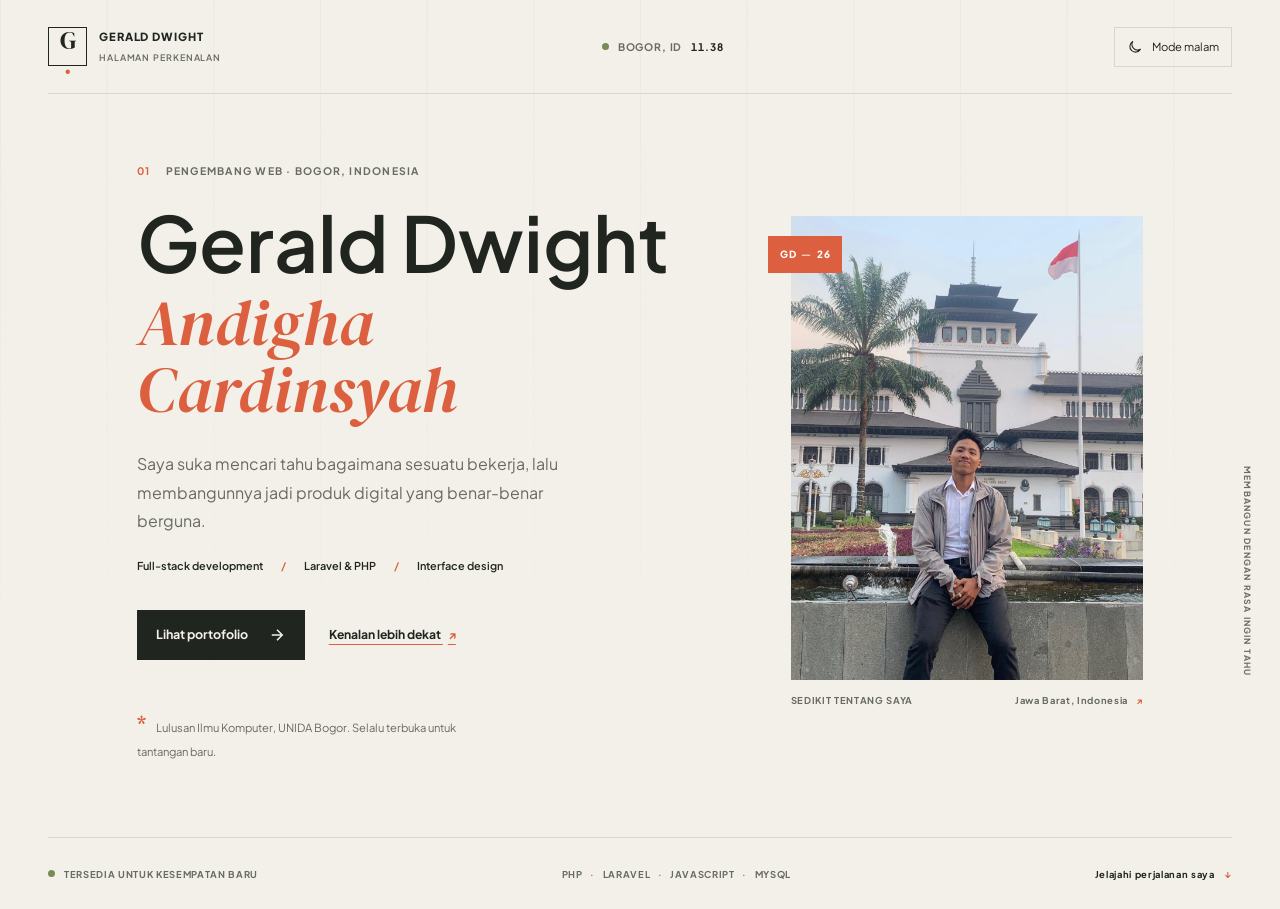
<file: index.html>
<!DOCTYPE html>
<html lang="id">
<head>
    <meta charset="UTF-8">
    <meta name="viewport" content="width=device-width, initial-scale=1.0">
    <title>Gerald Dwight Andigha Cardinsyah | Intro</title>
    <meta name="description" content="Halaman perkenalan Gerald Dwight Andigha Cardinsyah, pengembang web dari Bogor. Lihat portofolio untuk pengalaman dan keahlian lengkap.">
    <link rel="preconnect" href="https://fonts.googleapis.com">
    <link rel="preconnect" href="https://fonts.gstatic.com" crossorigin>
    <link href="https://fonts.googleapis.com/css2?family=DM+Serif+Display:ital@0;1&family=Plus+Jakarta+Sans:wght@300;400;500;600;700;800&display=swap" rel="stylesheet">
    <link rel="stylesheet" href="style.css">
</head>
<body class="landing-body">

    <div class="landing-grid" aria-hidden="true"></div>
    <main class="landing-shell">
        <header class="landing-header">
            <a class="landing-mark" href="index.html" aria-label="Gerald Dwight, halaman utama">
                <span class="mark-symbol">G<span>.</span></span>
                <span class="mark-copy">GERALD DWIGHT<small>HALAMAN PERKENALAN</small></span>
            </a>
            <div class="local-clock"><span class="clock-dot"></span><span>BOGOR, ID</span><time id="localTime">--:--</time></div>
            <button class="theme-toggle" id="themeToggle" type="button" aria-label="Aktifkan tema gelap" aria-pressed="false">
                <svg class="theme-icon" viewBox="0 0 24 24" aria-hidden="true"><path d="M20.2 15.4A8.5 8.5 0 0 1 8.6 3.8 8.5 8.5 0 1 0 20.2 15.4Z"/></svg>
                <span class="theme-label">Mode malam</span>
            </button>
        </header>

        <section class="landing-hero" aria-labelledby="heroTitle">
            <div class="landing-copy">
                <p class="eyebrow"><span>01</span> PENGEMBANG WEB · BOGOR, INDONESIA</p>
                <h1 id="heroTitle">Gerald Dwight <em>Andigha Cardinsyah</em></h1>
                <p class="hero-intro">Saya suka mencari tahu bagaimana sesuatu bekerja, lalu membangunnya jadi produk digital yang benar-benar berguna.</p>
                <div class="hero-specialty" aria-label="Bidang keahlian">
                    <span>Full-stack development</span><span>Laravel & PHP</span><span>Interface design</span>
                </div>
                <div class="hero-actions">
                    <a href="portfolio.html" class="btn-enter"><span>Lihat portofolio</span><svg width="18" height="18" viewBox="0 0 24 24" fill="none" stroke="currentColor" stroke-width="2" aria-hidden="true"><path d="M5 12h14M12 5l7 7-7 7"/></svg></a>
                    <a href="portfolio.html#about" class="text-link">Kenalan lebih dekat <span aria-hidden="true">↗</span></a>
                </div>
                <p class="landing-note"><span class="note-mark">*</span> Lulusan Ilmu Komputer, UNIDA Bogor. Selalu terbuka untuk tantangan baru.</p>
            </div>

            <figure class="landing-portrait">
                <div class="portrait-image"><img src="gerald.jpeg" alt="Gerald Dwight di depan gedung bersejarah di Bandung" fetchpriority="high"></div>
                <figcaption><span>SEDIKIT TENTANG SAYA</span><span>Jawa Barat, Indonesia <b>↗</b></span></figcaption>
                <div class="portrait-index" aria-hidden="true">GD<span>—</span>26</div>
            </figure>
            <div class="hero-side-note" aria-hidden="true">MEMBANGUN DENGAN RASA INGIN TAHU</div>
        </section>

        <footer class="landing-footer">
            <span class="footer-status"><span class="status-dot"></span> TERSEDIA UNTUK KESEMPATAN BARU</span>
            <span class="footer-stack">PHP <i>·</i> LARAVEL <i>·</i> JAVASCRIPT <i>·</i> MYSQL</span>
            <a href="portfolio.html#experience">Jelajahi perjalanan saya <span aria-hidden="true">↓</span></a>
        </footer>
    </main>
    <script src="script.js"></script>
</body>
</html>
</file>
<file: style.css>
:root {
    --bg-primary: #ffffff;
    --bg-secondary: #faf9f6;
    --surface: #ffffff;
    --text-main: #111827;
    --text-muted: #4b5563;
    --text-light: #9ca3af;
    --accent: #0f172a;
    --border-color: #e5e7eb;
    --radius-lg: 16px;
    --radius-sm: 8px;
    --transition: all 0.4s cubic-bezier(0.16, 1, 0.3, 1);
}

* {
    margin: 0;
    padding: 0;
    box-sizing: border-box;
}

html {
    scroll-behavior: smooth;
}

body {
    font-family: 'Plus Jakarta Sans', sans-serif;
    background-color: var(--bg-primary);
    color: var(--text-main);
    line-height: 1.7;
    -webkit-font-smoothing: antialiased;
    overflow-x: hidden;
}

/* --- PERSONAL LANDING PAGE --- */
.landing-body {
    --landing-bg: #f2f0e9;
    --landing-ink: #20251f;
    --landing-muted: #686b61;
    --landing-line: #d8d7ce;
    --landing-accent: #dc603f;
    min-height: 100vh;
    background: var(--landing-bg);
    color: var(--landing-ink);
    position: relative;
    overflow-x: hidden;
    transition: background-color 0.35s ease, color 0.35s ease;
}

.landing-body.is-night {
    --landing-bg: #20251f;
    --landing-ink: #f2f0e9;
    --landing-muted: #b2b4a9;
    --landing-line: #41473f;
    --landing-accent: #f18a65;
}

.landing-grid {
    position: absolute;
    inset: 0;
    pointer-events: none;
    opacity: 0.28;
    background-image: linear-gradient(to right, var(--landing-line) 1px, transparent 1px);
    background-size: 8.3333% 100%;
    mask-image: linear-gradient(to bottom, #000 0%, transparent 85%);
}

.landing-shell {
    position: relative;
    width: min(100% - 96px, 1320px);
    min-height: 100svh;
    margin: 0 auto;
    display: flex;
    flex-direction: column;
}

.landing-header {
    min-height: 94px;
    display: flex;
    align-items: center;
    justify-content: space-between;
    border-bottom: 1px solid var(--landing-line);
    animation: landing-rise 0.7s both;
}

.landing-mark { display: inline-flex; align-items: center; gap: 12px; color: var(--landing-ink); text-decoration: none; }
.mark-symbol { width: 39px; height: 39px; display: grid; place-items: center; border: 1px solid var(--landing-ink); font-family: 'DM Serif Display', Georgia, serif; font-size: 1.55rem; line-height: 1; }
.mark-symbol span { color: var(--landing-accent); }
.mark-copy { font-size: 0.7rem; font-weight: 800; letter-spacing: 0.08em; }
.mark-copy small { display: block; margin-top: 4px; color: var(--landing-muted); font-size: 0.56rem; font-weight: 600; }

.local-clock { display: flex; align-items: center; gap: 9px; color: var(--landing-muted); font-size: 0.65rem; font-weight: 700; letter-spacing: 0.08em; }
.local-clock time { min-width: 42px; color: var(--landing-ink); font-variant-numeric: tabular-nums; }
.clock-dot, .status-dot { width: 7px; height: 7px; border-radius: 50%; background: #778b54; }

.theme-toggle {
    min-height: 40px;
    display: inline-flex;
    align-items: center;
    gap: 9px;
    padding: 0 12px;
    border: 1px solid var(--landing-line);
    background: transparent;
    color: var(--landing-ink);
    font: inherit;
    font-size: 0.7rem;
    cursor: pointer;
    transition: background-color 0.2s ease, border-color 0.2s ease;
}

.theme-toggle:hover { background: var(--landing-line); }
.theme-icon { width: 16px; height: 16px; fill: none; stroke: currentColor; stroke-width: 1.6; stroke-linecap: round; stroke-linejoin: round; }

.landing-hero {
    flex: 1;
    min-height: 590px;
    position: relative;
    display: grid;
    grid-template-columns: minmax(0, 1.1fr) minmax(310px, 0.72fr);
    align-items: center;
    gap: clamp(48px, 9vw, 140px);
    padding: 68px 7.5% 76px;
}

.landing-copy { max-width: 690px; animation: landing-rise 0.8s 0.1s both; }
.eyebrow { margin-bottom: 24px; color: var(--landing-muted); font-size: 0.65rem; font-weight: 700; letter-spacing: 0.12em; }
.eyebrow span { margin-right: 12px; color: var(--landing-accent); }

.landing-copy h1 { max-width: 730px; font-size: clamp(3.25rem, 6vw, 6.1rem); font-weight: 600; line-height: 0.99; }
.landing-copy h1 em { display: block; margin-top: 9px; color: var(--landing-accent); font-family: 'DM Serif Display', Georgia, serif; font-size: 0.84em; font-weight: 400; line-height: 1.04; }
.hero-intro { max-width: 445px; margin-top: 27px; color: var(--landing-muted); font-size: 1rem; line-height: 1.8; }
.hero-specialty { display: flex; flex-wrap: wrap; gap: 8px 18px; margin-top: 21px; color: var(--landing-ink); font-size: 0.68rem; font-weight: 600; }
.hero-specialty span + span::before { content: '/'; margin-right: 18px; color: var(--landing-accent); }
.hero-actions { display: flex; flex-wrap: wrap; align-items: center; gap: 24px; margin-top: 34px; }

.btn-enter {
    min-height: 50px;
    display: inline-flex;
    align-items: center;
    justify-content: center;
    gap: 20px;
    padding: 0 19px;
    background: var(--landing-ink);
    color: var(--landing-bg);
    font-size: 0.78rem;
    font-weight: 700;
    text-decoration: none;
    transition: transform 0.2s ease, background-color 0.2s ease;
}

.btn-enter:hover { transform: translateY(-3px); background: var(--landing-accent); color: #fff; }
.btn-enter svg { transition: transform 0.2s ease; }
.btn-enter:hover svg { transform: translateX(3px); }
.text-link { color: var(--landing-ink); font-size: 0.76rem; font-weight: 700; text-decoration-color: var(--landing-accent); text-underline-offset: 5px; }
.text-link span { margin-left: 5px; color: var(--landing-accent); }
.landing-note { max-width: 370px; margin-top: 47px; color: var(--landing-muted); font-size: 0.7rem; line-height: 1.7; }
.note-mark { margin-right: 8px; color: var(--landing-accent); font-family: 'DM Serif Display', Georgia, serif; font-size: 1.3rem; }

.landing-portrait { position: relative; width: 100%; max-width: 410px; justify-self: end; margin: 0; animation: landing-rise 0.9s 0.2s both; }
.portrait-image { aspect-ratio: 0.76; overflow: hidden; background: #c9c9bd; }
.portrait-image img { display: block; width: 100%; height: 100%; object-fit: cover; object-position: center 58%; transition: transform 0.7s cubic-bezier(0.2, 0.7, 0.2, 1); }
.landing-portrait:hover .portrait-image img { transform: scale(1.035); }
.landing-portrait figcaption { display: flex; justify-content: space-between; gap: 12px; padding-top: 12px; color: var(--landing-muted); font-size: 0.59rem; font-weight: 700; letter-spacing: 0.07em; }
.landing-portrait figcaption b { margin-left: 5px; color: var(--landing-accent); }
.portrait-index { position: absolute; top: 20px; left: -23px; padding: 10px 12px; background: var(--landing-accent); color: #fff; font-size: 0.62rem; font-weight: 800; letter-spacing: 0.06em; }
.portrait-index span { margin: 0 5px; opacity: 0.7; }
.hero-side-note { position: absolute; right: -22px; top: 50%; color: var(--landing-muted); font-size: 0.54rem; font-weight: 700; letter-spacing: 0.14em; writing-mode: vertical-rl; }

.landing-footer { min-height: 72px; display: flex; align-items: center; justify-content: space-between; gap: 16px; border-top: 1px solid var(--landing-line); color: var(--landing-muted); font-size: 0.59rem; font-weight: 700; letter-spacing: 0.07em; }
.footer-status { display: inline-flex; align-items: center; gap: 9px; }
.footer-stack i { margin: 0 5px; color: var(--landing-accent); font-style: normal; }
.landing-footer a { color: var(--landing-ink); text-decoration: none; }
.landing-footer a span { margin-left: 7px; color: var(--landing-accent); }

@keyframes landing-rise {
    from { opacity: 0; transform: translateY(14px); }
    to { opacity: 1; transform: translateY(0); }
}

@media(max-width: 900px) {
    .landing-shell { width: min(100% - 48px, 680px); }
    .landing-hero { min-height: auto; grid-template-columns: minmax(0, 1fr) minmax(220px, 0.72fr); gap: 42px; padding: 72px 18px; }
    .landing-copy h1 { font-size: clamp(3rem, 7vw, 4.6rem); }
    .hero-side-note { right: -15px; }
    .landing-footer { flex-wrap: wrap; padding: 18px 0; }
}

@media(max-width: 620px) {
    .landing-shell { width: min(100% - 40px, 460px); }
    .landing-header { min-height: 76px; }
    .local-clock { gap: 6px; font-size: 0.57rem; }
    .theme-toggle { width: 40px; min-width: 40px; height: 40px; justify-content: center; padding: 0; }
    .theme-label { position: absolute; width: 1px; height: 1px; overflow: hidden; clip: rect(0, 0, 0, 0); white-space: nowrap; }
    .landing-hero { grid-template-columns: 1fr; gap: 39px; padding: 58px 0 48px; }
    .landing-copy h1 { max-width: 500px; font-size: clamp(3rem, 13vw, 4.5rem); }
    .hero-intro { margin-top: 21px; font-size: 0.92rem; }
    .hero-specialty { font-size: 0.62rem; gap: 8px 12px; }
    .hero-specialty span + span::before { margin-right: 12px; }
    .hero-actions { gap: 17px; margin-top: 27px; }
    .landing-note { margin-top: 30px; }
    .landing-portrait { width: min(82%, 350px); justify-self: center; margin-right: 12px; }
    .portrait-image { aspect-ratio: 0.82; }
    .hero-side-note { right: -22px; }
    .landing-footer { align-items: flex-start; flex-direction: column; gap: 13px; padding: 20px 0 24px; font-size: 0.55rem; }
}

@media(prefers-reduced-motion: reduce) {
    .landing-body *, .landing-body *::before, .landing-body *::after { animation-duration: 0.01ms !important; animation-iteration-count: 1 !important; scroll-behavior: auto !important; transition-duration: 0.01ms !important; }
}

/* --- UTILITIES PORTFOLIO PAGE --- */
.container {
    max-width: 1000px;
    margin: 0 auto;
    padding: 0 24px;
}

.section {
    padding: 100px 0;
    border-bottom: 1px solid var(--border-color);
}

.first-section {
    padding-top: 140px;
}

.bg-light {
    background-color: var(--bg-secondary);
}

.section-header {
    margin-bottom: 50px;
    max-width: 700px;
}

.section-tag {
    display: inline-block;
    font-size: 0.75rem;
    font-weight: 700;
    text-transform: uppercase;
    letter-spacing: 0.1em;
    color: var(--text-muted);
    margin-bottom: 12px;
}

.section-title {
    font-size: clamp(1.6rem, 3vw, 2.25rem);
    font-weight: 800;
    letter-spacing: -0.03em;
    color: var(--text-main);
}

/* --- NAVBAR PORTFOLIO --- */
.navbar {
    position: fixed;
    top: 0;
    left: 0;
    right: 0;
    z-index: 1000;
    background: rgba(255, 255, 255, 0.9);
    backdrop-filter: blur(12px);
    border-bottom: 1px solid var(--border-color);
    transition: var(--transition);
}

.nav-container {
    max-width: 1000px;
    margin: 0 auto;
    height: 70px;
    padding: 0 24px;
    display: flex;
    align-items: center;
    justify-content: space-between;
}

.logo {
    font-size: 1.15rem;
    font-weight: 800;
    color: var(--text-main);
    text-decoration: none;
    letter-spacing: -0.02em;
}

.logo span {
    color: #2563eb;
}

.nav-links {
    display: flex;
    gap: 28px;
}

.nav-links a {
    font-size: 0.9rem;
    font-weight: 500;
    color: var(--text-muted);
    text-decoration: none;
    transition: var(--transition);
}

.nav-links a:hover {
    color: var(--text-main);
}

.nav-actions {
    display: flex;
    align-items: center;
    gap: 12px;
}

.btn-outline-small {
    font-size: 0.8rem;
    font-weight: 600;
    color: var(--text-main);
    text-decoration: none;
    border: 1px solid var(--border-color);
    padding: 6px 14px;
    border-radius: 50px;
    transition: var(--transition);
}

.btn-outline-small:hover {
    background: var(--bg-secondary);
}

.menu-toggle {
    display: none;
    background: none;
    border: none;
    cursor: pointer;
    flex-direction: column;
    gap: 5px;
    width: 26px;
    padding: 4px;
}

.menu-toggle span {
    display: block;
    width: 100%;
    height: 2px;
    background: var(--text-main);
    transition: var(--transition);
    border-radius: 2px;
}

/* --- ABOUT, TIMELINE, ORG, SKILLS --- */
.about-content {
    display: flex;
    flex-direction: column;
    gap: 20px;
    font-size: 1rem;
    color: var(--text-muted);
    max-width: 850px;
}

.timeline {
    position: relative;
    padding-left: 24px;
    border-left: 2px solid var(--border-color);
    display: flex;
    flex-direction: column;
    gap: 48px;
}

.timeline-item {
    position: relative;
}

.timeline-item::before {
    content: '';
    position: absolute;
    left: -31px;
    top: 6px;
    width: 10px;
    height: 10px;
    border-radius: 50%;
    background: var(--bg-primary);
    border: 3px solid var(--text-main);
}

.timeline-meta {
    display: flex;
    gap: 12px;
    font-size: 0.75rem;
    font-weight: 600;
    color: var(--text-light);
    margin-bottom: 6px;
    text-transform: uppercase;
    letter-spacing: 0.05em;
    flex-wrap: wrap;
}

.timeline-content h3 {
    font-size: 1.15rem;
    font-weight: 700;
    color: var(--text-main);
    margin-bottom: 4px;
}

.role-sub {
    font-weight: 400;
    color: var(--text-light);
    font-size: 0.95rem;
}

.company {
    font-weight: 600;
    color: var(--text-muted);
    font-size: 0.9rem;
    margin-bottom: 10px;
}

.desc {
    color: var(--text-muted);
    font-size: 0.9rem;
    margin-bottom: 12px;
}

.timeline-content ul {
    list-style-type: disc;
    padding-left: 18px;
    display: flex;
    flex-direction: column;
    gap: 6px;
    color: var(--text-muted);
    font-size: 0.9rem;
}

.org-grid {
    display: grid;
    grid-template-columns: repeat(auto-fit, minmax(260px, 1fr));
    gap: 24px;
}

.org-card {
    background: var(--surface);
    border: 1px solid var(--border-color);
    padding: 24px;
    border-radius: var(--radius-lg);
    box-shadow: 0 4px 20px rgba(0,0,0,0.02);
    transition: var(--transition);
}

.org-card:hover {
    transform: translateY(-4px);
    border-color: #cbd5e1;
}

.org-period {
    font-size: 0.7rem;
    font-weight: 700;
    text-transform: uppercase;
    letter-spacing: 0.05em;
    color: var(--text-light);
    display: block;
    margin-bottom: 10px;
}

.org-card h3 {
    font-size: 1.1rem;
    font-weight: 700;
    margin-bottom: 4px;
}

.org-place {
    font-size: 0.8rem;
    font-weight: 600;
    color: var(--text-muted);
    margin-bottom: 12px;
}

.org-desc {
    font-size: 0.85rem;
    color: var(--text-muted);
}

.skills-wrapper {
    display: grid;
    grid-template-columns: 1fr 1fr;
    gap: 40px;
}

@media(max-width: 768px) {
    .skills-wrapper {
        grid-template-columns: 1fr;
    }
}

.chips-container {
    display: flex;
    flex-wrap: wrap;
    gap: 8px;
    margin-top: 20px;
}

.chip {
    background: var(--surface);
    border: 1px solid var(--border-color);
    padding: 6px 14px;
    border-radius: 50px;
    font-size: 0.8rem;
    font-weight: 600;
    color: var(--text-main);
}

.cert-list {
    list-style: none;
    display: flex;
    flex-direction: column;
    gap: 12px;
    margin-top: 20px;
}

.cert-list li {
    font-size: 0.9rem;
    font-weight: 500;
    color: var(--text-muted);
    position: relative;
    padding-left: 18px;
}

.cert-list li::before {
    content: '•';
    position: absolute;
    left: 0;
    color: var(--text-main);
    font-weight: bold;
}

.footer {
    padding: 36px 0;
    background: #ffffff;
    border-top: 1px solid var(--border-color);
    font-size: 0.8rem;
    color: var(--text-light);
}

.footer-content {
    display: flex;
    justify-content: space-between;
    align-items: center;
}

.footer-links {
    display: flex;
    gap: 20px;
}

.footer-links a {
    color: var(--text-muted);
    text-decoration: none;
    transition: var(--transition);
}

.footer-links a:hover {
    color: var(--text-main);
}

/* --- REVEAL ANIMATIONS --- */
.reveal {
    opacity: 0;
    transform: translateY(40px);
    transition: opacity 0.8s cubic-bezier(0.16, 1, 0.3, 1), transform 0.8s cubic-bezier(0.16, 1, 0.3, 1);
    will-change: opacity, transform;
}

.reveal.active {
    opacity: 1;
    transform: translateY(0);
}

@media(max-width: 768px) {
    .section {
        padding: 70px 0;
    }
    .first-section {
        padding-top: 100px;
    }
    .nav-links {
        display: none;
        position: absolute;
        top: 70px;
        left: 0;
        right: 0;
        background: #ffffff;
        flex-direction: column;
        padding: 24px;
        border-bottom: 1px solid var(--border-color);
        box-shadow: 0 15px 30px rgba(0,0,0,0.05);
        gap: 16px;
    }
    .nav-links.active {
        display: flex;
    }
    .menu-toggle {
        display: flex;
    }
    .footer-content {
        flex-direction: column;
        gap: 16px;
        text-align: center;
    }
}

/* --- STATS COUNTER SECTION --- */
.stats-section {
    background: #0f172a;
    color: #ffffff;
    padding: 60px 0;
    border-bottom: 1px solid var(--border-color);
}

.stats-grid {
    display: grid;
    grid-template-columns: repeat(auto-fit, minmax(200px, 1fr));
    gap: 30px;
    text-align: center;
}

.stat-card h3 {
    font-size: 2.5rem;
    font-weight: 800;
    color: #60a5fa;
    margin-bottom: 8px;
    letter-spacing: -0.03em;
}

.stat-card p {
    font-size: 0.85rem;
    color: #94a3b8;
    font-weight: 500;
}

/* --- ENHANCED CARDS & TECH STACK --- */
.card-box {
    background: var(--surface);
    border: 1px solid var(--border-color);
    padding: 28px;
    border-radius: var(--radius-lg);
    box-shadow: 0 4px 20px rgba(0,0,0,0.02);
    transition: var(--transition);
}

.card-box:hover {
    border-color: #cbd5e1;
    transform: translateY(-2px);
}

.skills-grid-container {
    display: grid;
    grid-template-columns: repeat(auto-fit, minmax(280px, 1fr));
    gap: 24px;
}

.tech-card {
    background: var(--surface);
    border: 1px solid var(--border-color);
    padding: 24px;
    border-radius: var(--radius-lg);
    box-shadow: 0 4px 15px rgba(0,0,0,0.02);
}

.tech-card h4 {
    font-size: 1rem;
    font-weight: 700;
    color: var(--text-main);
    margin-bottom: 16px;
    padding-bottom: 8px;
    border-bottom: 2px solid var(--bg-secondary);
}

.tech-tags {
    display: flex;
    flex-wrap: wrap;
    gap: 8px;
}

.tech-tags span {
    background: var(--bg-secondary);
    border: 1px solid var(--border-color);
    padding: 6px 12px;
    border-radius: 6px;
    font-size: 0.8rem;
    font-weight: 600;
    color: var(--text-main);
}

/* --- EDITORIAL PORTFOLIO PAGE --- */
.portfolio-body {
    --portfolio-bg: #f2f0e9;
    --portfolio-ink: #20251f;
    --portfolio-muted: #686b61;
    --portfolio-line: #d8d7ce;
    --portfolio-accent: #dc603f;
    min-height: 100vh;
    background: var(--portfolio-bg);
    color: var(--portfolio-ink);
    transition: background-color 0.35s ease, color 0.35s ease;
}

.portfolio-body.is-night {
    --portfolio-bg: #20251f;
    --portfolio-ink: #f2f0e9;
    --portfolio-muted: #b2b4a9;
    --portfolio-line: #41473f;
    --portfolio-accent: #f18a65;
}

.portfolio-grid {
    position: fixed;
    z-index: 0;
    inset: 0;
    pointer-events: none;
    opacity: 0.22;
    background-image: linear-gradient(to right, var(--portfolio-line) 1px, transparent 1px);
    background-size: 8.3333% 100%;
    mask-image: linear-gradient(to bottom, #000 0%, transparent 82%);
}

.reading-progress {
    position: fixed;
    z-index: 1200;
    inset: 0 0 auto;
    height: 3px;
    background: transparent;
}

.reading-progress span {
    display: block;
    width: 0;
    height: 100%;
    background: var(--portfolio-accent);
    transform-origin: left;
}

.portfolio-header,
.portfolio-main,
.portfolio-footer,
.back-to-top {
    position: relative;
    z-index: 1;
}

.portfolio-header {
    position: sticky;
    top: 0;
    z-index: 20;
    background: color-mix(in srgb, var(--portfolio-bg) 94%, transparent);
    backdrop-filter: blur(14px);
    border-bottom: 1px solid var(--portfolio-line);
}

.portfolio-nav-wrap {
    position: relative;
    width: min(100% - 96px, 1320px);
    min-height: 82px;
    margin: 0 auto;
    display: flex;
    align-items: center;
    justify-content: space-between;
    gap: 24px;
}

.portfolio-mark {
    display: inline-flex;
    align-items: center;
    gap: 11px;
    flex: 0 0 auto;
    color: var(--portfolio-ink);
    text-decoration: none;
}

.portfolio-mark-symbol {
    width: 38px;
    height: 38px;
    display: grid;
    place-items: center;
    border: 1px solid var(--portfolio-ink);
    font-family: 'DM Serif Display', Georgia, serif;
    font-size: 1.5rem;
    line-height: 1;
}

.portfolio-mark-symbol span { color: var(--portfolio-accent); }
.portfolio-mark-copy { font-size: 0.66rem; font-weight: 800; }
.portfolio-mark-copy small { display: block; margin-top: 4px; color: var(--portfolio-muted); font-size: 0.52rem; font-weight: 600; }

.portfolio-nav {
    display: flex;
    align-items: center;
    justify-content: center;
    gap: clamp(14px, 2.4vw, 34px);
}

.portfolio-nav a,
.portfolio-home-link {
    color: var(--portfolio-muted);
    font-size: 0.7rem;
    font-weight: 700;
    text-decoration: none;
    transition: color 0.2s ease;
}

.portfolio-nav a:hover,
.portfolio-nav a.is-current,
.portfolio-home-link { color: var(--portfolio-ink); }
.portfolio-nav a.is-current::after { width: 100%; }
.portfolio-nav a { position: relative; padding: 8px 0; }
.portfolio-nav a::after { position: absolute; inset: auto 0 0; width: 0; height: 2px; background: var(--portfolio-accent); content: ''; transition: width 0.2s ease; }
.portfolio-home-link span { color: var(--portfolio-accent); }
.portfolio-nav-actions { display: flex; align-items: center; gap: 14px; }

.portfolio-theme-toggle {
    min-height: 36px;
    padding: 0 9px;
    color: var(--portfolio-ink);
    border-color: var(--portfolio-line);
    font-size: 0.65rem;
}

.portfolio-theme-toggle:hover { background: var(--portfolio-line); }
.portfolio-menu-toggle { display: none; }

.portfolio-intro {
    width: min(100% - 96px, 1160px);
    margin: 0 auto;
    padding: clamp(80px, 11vw, 150px) 0 70px;
}

.portfolio-kicker,
.portfolio-section-tag,
.project-number {
    color: var(--portfolio-muted);
    font-size: 0.65rem;
    font-weight: 800;
}

.portfolio-kicker { margin-bottom: 28px; }
.portfolio-kicker-number { margin-right: 13px; color: var(--portfolio-accent); }

.portfolio-intro h1 {
    max-width: 1050px;
    font-size: clamp(3.1rem, 7.5vw, 7rem);
    font-weight: 600;
    line-height: 0.99;
}

.portfolio-intro h1 em {
    display: block;
    margin-top: 8px;
    color: var(--portfolio-accent);
    font-family: 'DM Serif Display', Georgia, serif;
    font-size: 0.9em;
    font-weight: 400;
    line-height: 1.05;
}

.portfolio-intro-bottom {
    display: flex;
    align-items: end;
    justify-content: space-between;
    gap: 32px;
    margin-top: 35px;
}

.portfolio-intro-bottom > p { max-width: 530px; color: var(--portfolio-muted); font-size: 0.95rem; line-height: 1.85; }
.portfolio-intro-actions { display: flex; align-items: center; gap: 24px; flex: 0 0 auto; }
.portfolio-primary-link,.portfolio-secondary-link,.project-text-link { color: var(--portfolio-ink); font-size: 0.74rem; font-weight: 800; text-decoration: none; }
.portfolio-primary-link { padding: 14px 17px; background: var(--portfolio-ink); color: var(--portfolio-bg); }
.portfolio-primary-link span,.portfolio-secondary-link span,.project-text-link span { margin-left: 8px; color: var(--portfolio-accent); }
.portfolio-primary-link span { color: inherit; }
.portfolio-secondary-link { text-decoration: underline; text-decoration-color: var(--portfolio-accent); text-underline-offset: 5px; }

.portfolio-facts {
    display: flex;
    flex-wrap: wrap;
    gap: 0;
    margin-top: 66px;
    padding-top: 19px;
    border-top: 1px solid var(--portfolio-line);
}

.portfolio-facts span { min-width: 170px; padding: 0 26px; border-left: 1px solid var(--portfolio-line); color: var(--portfolio-muted); font-size: 0.66rem; font-weight: 700; }
.portfolio-facts span:first-child { padding-left: 0; border-left: 0; }
.portfolio-facts strong { margin-right: 7px; color: var(--portfolio-ink); font-size: 0.86rem; }

.portfolio-section {
    width: min(100% - 96px, 1160px);
    margin: 0 auto;
    padding: 88px 0;
    border-top: 1px solid var(--portfolio-line);
    scroll-margin-top: 100px;
}

.portfolio-tint { width: 100%; padding: 88px max(48px, calc((100% - 1160px) / 2)); background: color-mix(in srgb, var(--portfolio-line) 25%, var(--portfolio-bg)); }
.portfolio-section-heading { display: flex; align-items: end; justify-content: space-between; gap: 30px; margin-bottom: 45px; }
.portfolio-section-heading h2 { margin-top: 12px; font-family: 'DM Serif Display', Georgia, serif; font-size: clamp(2.3rem, 4vw, 3.6rem); font-weight: 400; line-height: 1.08; }
.portfolio-section-heading > p { max-width: 360px; color: var(--portfolio-muted); font-size: 0.82rem; line-height: 1.75; }

.portfolio-project {
    display: grid;
    grid-template-columns: minmax(0, 1.05fr) minmax(0, 0.9fr);
    align-items: center;
    gap: clamp(34px, 7vw, 92px);
    padding: 34px 0 48px;
    border-top: 1px solid var(--portfolio-line);
}

.portfolio-project + .portfolio-project { padding-top: 48px; }
.portfolio-project:nth-of-type(odd) .project-preview { order: 2; }
.project-preview { display: block; color: inherit; text-decoration: none; }
.preview-window { overflow: hidden; border: 1px solid var(--portfolio-line); background: var(--portfolio-bg); box-shadow: 12px 12px 0 color-mix(in srgb, var(--portfolio-line) 58%, transparent); }
.preview-chrome { height: 38px; display: flex; align-items: center; gap: 6px; padding: 0 12px; border-bottom: 1px solid var(--portfolio-line); color: var(--portfolio-muted); }
.preview-chrome > span { width: 7px; height: 7px; border-radius: 50%; background: var(--portfolio-accent); opacity: 0.7; }
.preview-chrome > span:nth-child(2) { background: #89966c; }
.preview-chrome > span:nth-child(3) { background: #d5b368; }
.preview-chrome b { overflow: hidden; margin: 0 auto; font-size: 0.55rem; font-weight: 600; text-overflow: ellipsis; white-space: nowrap; }
.preview-screen { position: relative; aspect-ratio: 1.55; overflow: hidden; background: #e6e3d9; }
.preview-screen img { display: block; width: 100%; height: 100%; object-fit: cover; object-position: top center; transition: transform 0.5s ease; }
.project-preview:hover .preview-screen img { transform: scale(1.025); }
.preview-message { display: none; position: absolute; inset: 0; place-items: center; padding: 24px; color: #686b61; font-size: 0.9rem; font-weight: 700; text-align: center; }
.preview-screen.is-unavailable .preview-message { display: grid; }
.preview-open { display: block; margin-top: 17px; color: var(--portfolio-muted); font-size: 0.58rem; font-weight: 800; }
.preview-open b { margin-left: 6px; color: var(--portfolio-accent); }
.project-number { color: var(--portfolio-accent); }
.project-copy h3 { margin-top: 13px; font-family: 'DM Serif Display', Georgia, serif; font-size: clamp(1.8rem, 3vw, 2.65rem); font-weight: 400; line-height: 1.12; }
.project-role { margin-top: 10px; color: var(--portfolio-muted); font-size: 0.7rem; font-weight: 700; }
.project-description { margin-top: 18px; color: var(--portfolio-muted); font-size: 0.86rem; line-height: 1.8; }
.project-details { display: grid; gap: 9px; margin: 17px 0; padding-left: 18px; color: var(--portfolio-ink); font-size: 0.76rem; line-height: 1.7; }
.project-details li::marker { color: var(--portfolio-accent); }
.project-tags { display: flex; flex-wrap: wrap; gap: 7px; margin: 20px 0 22px; }
.project-tags span { padding: 6px 9px; border: 1px solid var(--portfolio-line); color: var(--portfolio-muted); font-size: 0.58rem; font-weight: 700; }
.project-text-link { display: inline-block; padding-bottom: 5px; border-bottom: 1px solid var(--portfolio-line); }

.portfolio-record { display: grid; grid-template-columns: minmax(150px, 0.34fr) minmax(0, 1fr); gap: 36px; padding: 30px 0; border-top: 1px solid var(--portfolio-line); }
.record-date { color: var(--portfolio-accent); font-size: 0.64rem; font-weight: 800; }
.record-date span { display: block; margin-top: 7px; color: var(--portfolio-muted); font-weight: 600; }
.portfolio-record h3 { font-size: 1.05rem; font-weight: 700; }
.record-place { margin-top: 5px; color: var(--portfolio-muted); font-size: 0.76rem; font-weight: 700; }
.portfolio-record ul { display: grid; gap: 8px; margin-top: 14px; padding-left: 18px; color: var(--portfolio-muted); font-size: 0.78rem; line-height: 1.75; }
.portfolio-record li::marker { color: var(--portfolio-accent); }

.portfolio-skills { display: grid; grid-template-columns: repeat(2, minmax(0, 1fr)); border-top: 1px solid var(--portfolio-line); border-left: 1px solid var(--portfolio-line); }
.portfolio-skills > div { min-height: 145px; padding: 24px; border-right: 1px solid var(--portfolio-line); border-bottom: 1px solid var(--portfolio-line); }
.portfolio-skills h3,.portfolio-certifications h3 { font-family: 'DM Serif Display', Georgia, serif; font-size: 1.35rem; font-weight: 400; }
.portfolio-skills p { margin-top: 12px; color: var(--portfolio-muted); font-size: 0.75rem; line-height: 1.9; }
.portfolio-certifications { display: grid; grid-template-columns: minmax(180px, 0.65fr) minmax(0, 1fr); gap: 35px; margin-top: 50px; padding-top: 25px; border-top: 1px solid var(--portfolio-line); }
.portfolio-certifications ul { display: grid; gap: 10px; list-style: none; color: var(--portfolio-muted); font-size: 0.73rem; }
.portfolio-certifications li::before { content: '↗'; margin-right: 10px; color: var(--portfolio-accent); }

.portfolio-footer { border-top: 1px solid var(--portfolio-line); }
.portfolio-footer-inner { width: min(100% - 96px, 1160px); min-height: 88px; margin: 0 auto; display: flex; align-items: center; justify-content: space-between; gap: 20px; color: var(--portfolio-muted); font-size: 0.65rem; }
.portfolio-footer-inner > div { display: flex; gap: 20px; }
.portfolio-footer a { color: var(--portfolio-ink); text-decoration: none; }
.portfolio-footer a:hover { color: var(--portfolio-accent); }
.back-to-top { position: fixed; z-index: 15; right: 26px; bottom: 26px; width: 44px; height: 44px; display: grid; place-items: center; border: 1px solid var(--portfolio-line); background: var(--portfolio-bg); color: var(--portfolio-ink); opacity: 0; pointer-events: none; transform: translateY(8px); transition: opacity 0.2s ease, transform 0.2s ease; cursor: pointer; }
.back-to-top.is-visible { opacity: 1; pointer-events: auto; transform: translateY(0); }
.back-to-top svg { width: 18px; height: 18px; fill: none; stroke: currentColor; stroke-width: 1.7; stroke-linecap: round; stroke-linejoin: round; }

@media (max-width: 900px) {
    .portfolio-nav-wrap,.portfolio-intro,.portfolio-section,.portfolio-footer-inner { width: min(100% - 48px, 700px); }
    .portfolio-nav-wrap { min-height: 74px; }
    .portfolio-nav { gap: 15px; }
    .portfolio-nav a,.portfolio-home-link { font-size: 0.63rem; }
    .portfolio-theme-toggle { width: 38px; min-width: 38px; height: 38px; justify-content: center; padding: 0; }
    .portfolio-theme-toggle .theme-label { position: absolute; width: 1px; height: 1px; overflow: hidden; clip: rect(0, 0, 0, 0); white-space: nowrap; }
    .portfolio-tint { padding: 76px 24px; }
    .portfolio-project { gap: 36px; }
}

@media (max-width: 680px) {
    .portfolio-nav-wrap,.portfolio-intro,.portfolio-section,.portfolio-footer-inner { width: min(100% - 40px, 500px); }
    .portfolio-nav-wrap { min-height: 72px; }
    .portfolio-nav-actions { gap: 9px; }
    .portfolio-home-link { display: none; }
    .portfolio-menu-toggle { display: flex; width: 38px; height: 38px; justify-content: center; gap: 5px; padding: 9px; border: 1px solid var(--portfolio-line); }
    .portfolio-menu-toggle span { height: 1.5px; background: var(--portfolio-ink); }
    .portfolio-menu-toggle.open span:first-child { transform: translateY(6.5px) rotate(45deg); }
    .portfolio-menu-toggle.open span:nth-child(2) { opacity: 0; }
    .portfolio-menu-toggle.open span:last-child { transform: translateY(-6.5px) rotate(-45deg); }
    .portfolio-nav { position: absolute; top: calc(100% + 1px); left: -20px; right: -20px; display: none; align-items: stretch; padding: 12px 20px 20px; border-bottom: 1px solid var(--portfolio-line); background: var(--portfolio-bg); }
    .portfolio-nav.active { display: flex; flex-direction: column; gap: 2px; }
    .portfolio-nav a { padding: 11px 0; font-size: 0.75rem; }
    .portfolio-intro { padding: 66px 0 52px; }
    .portfolio-intro h1 { font-size: clamp(2.7rem, 13vw, 4.4rem); }
    .portfolio-intro-bottom,.portfolio-section-heading { align-items: flex-start; flex-direction: column; }
    .portfolio-intro-bottom { gap: 24px; margin-top: 24px; }
    .portfolio-intro-actions { flex-wrap: wrap; gap: 17px; }
    .portfolio-facts { gap: 14px 0; margin-top: 42px; }
    .portfolio-facts span { min-width: 50%; padding: 0 12px; font-size: 0.59rem; }
    .portfolio-facts span:nth-child(odd) { padding-left: 0; border-left: 0; }
    .portfolio-section { padding: 66px 0; }
    .portfolio-tint { width: 100%; padding: 66px max(20px, calc((100% - 500px) / 2)); }
    .portfolio-section-heading { gap: 14px; margin-bottom: 28px; }
    .portfolio-section-heading h2 { font-size: 2.5rem; }
    .portfolio-project,.portfolio-project:nth-of-type(odd) { grid-template-columns: 1fr; gap: 29px; padding: 28px 0 38px; }
    .portfolio-project:nth-of-type(odd) .project-preview { order: 0; }
    .portfolio-project + .portfolio-project { padding-top: 38px; }
    .preview-window { box-shadow: 7px 7px 0 color-mix(in srgb, var(--portfolio-line) 58%, transparent); }
    .portfolio-record { grid-template-columns: 1fr; gap: 12px; padding: 24px 0; }
    .portfolio-record ul { font-size: 0.74rem; }
    .portfolio-skills { grid-template-columns: 1fr; }
    .portfolio-skills > div { min-height: 0; padding: 20px; }
    .portfolio-certifications { grid-template-columns: 1fr; gap: 16px; margin-top: 34px; }
    .portfolio-footer-inner { min-height: 100px; align-items: flex-start; flex-direction: column; justify-content: center; gap: 13px; }
    .back-to-top { right: 18px; bottom: 18px; }
}

@media (prefers-reduced-motion: reduce) {
    .portfolio-body *, .portfolio-body *::before, .portfolio-body *::after { scroll-behavior: auto !important; animation-duration: 0.01ms !important; transition-duration: 0.01ms !important; }
}
</file>
